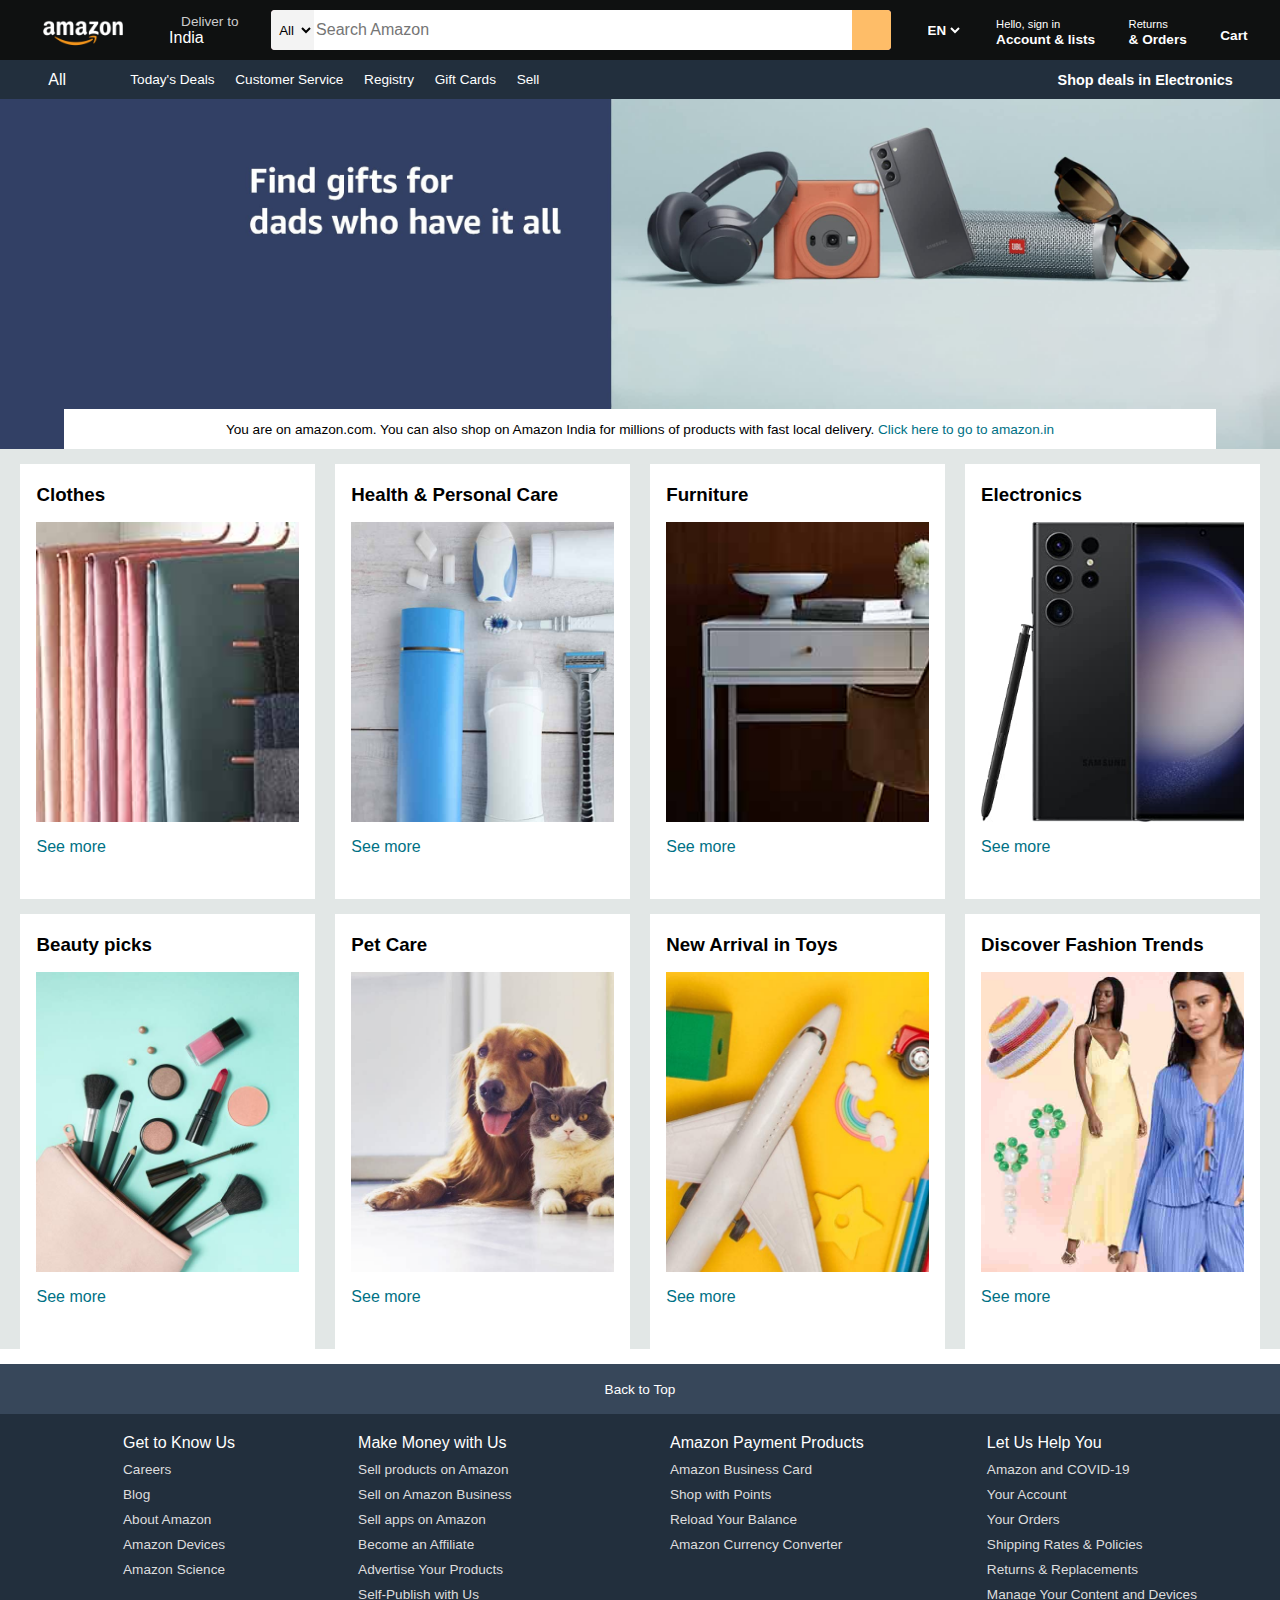
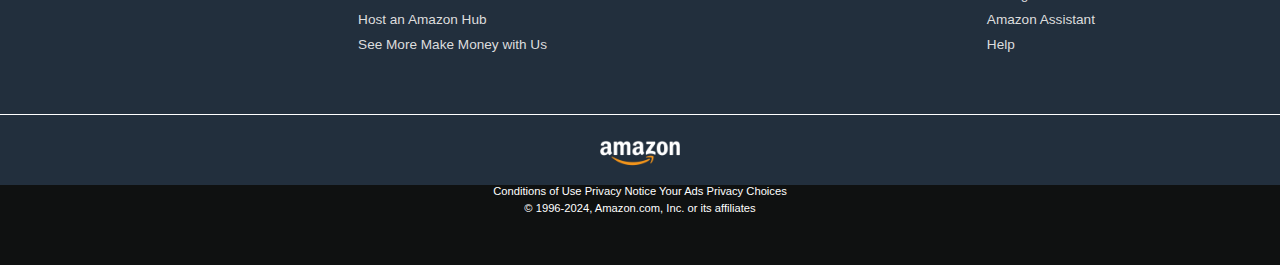
<file: Amazon/index.html>
<!DOCTYPE html>
<html lang="en">
<head>
    <meta charset="UTF-8">
    <meta http-equiv="X-UA-Compatible" content="IE=edge">
    <meta name="viewport" content="width=device-width, initial-scale=1.0">
    <title>Document</title>
    <link rel="stylesheet" href="https://cdnjs.cloudflare.com/ajax/libs/font-awesome/6.5.1/css/all.min.css" integrity="sha512-DTOQO9RWCH3ppGqcWaEA1BIZOC6xxalwEsw9c2QQeAIftl+Vegovlnee1c9QX4TctnWMn13TZye+giMm8e2LwA==" crossorigin="anonymous" referrerpolicy="no-referrer" />
    <link rel="stylesheet" href="/Amazon/style.css">
</head>
<body>
    <header>
        <div class="navbar">
            <div class="nav-logo border">
                <div class="logo"></div>

            </div>
            <div class="nav-address border">
                <p class="add-first">Deliver to</p> 
                <div class="add-icon">
                    <i class="fa fa-light fa-location-dot"></i>
                    <p class="add-second">India</p>
                </div>

            </div> 

            <div class="nav-search">
                <select class="search-select" > 
                      <option >All</option>
                </select>
                <input type="text" placeholder="Search Amazon" class="search-input">

                <div class="search-icon">
                    <i class="fa-solid fa-magnifying-glass"></i>
                </div>
            </div>

            <div class="nav-lang border">
                <i class="fa-solid fa-flag-usa"></i>
                <select class="lang-select">     
                    <option>
                        EN
                    </option>
                </select>
            </div>

            <div class="nav-signin border">
                <p><span>Hello, sign in</span></p>
                <p class="nav-sec">Account & lists</p>
            </div>
            <div class="nav-return border">
                <p><span>Returns</span></p>
                <p class="nav-sec">& Orders</p>
            </div>
           
            <div class="nav-cart border" >
                <i class="fa-solid fa-cart-shopping"></i>
                Cart
            </div>
        </div>
        
        <div class="panel">
            <div class="panel-all border">
                <i class="fa-solid fa-bars"></i>
                All
            </div>
            <div class="panel-ops">
                <a href="#" class="border">Today's Deals</a>
                <a href="#" class="border">Customer Service</a>
                <a href="#" class="border">Registry</a>
                <a href="#" class="border">Gift Cards</a>
                <a href="#" class="border">Sell</a>
            </div>

            <div class="panel-deals">
                Shop deals in Electronics
            </div>
        </div>

        <div class="hero-section">
            <div class="hero-msg">
                <p>You are on amazon.com. You can also shop on Amazon India for millions of products with fast local delivery. <a href="https://www.amazon.in/">Click here to go to amazon.in</a></p>
            </div>

        </div>
    </header>
    <div class="shop-section">
            <div class="box1 box">
                <div class="box-content">
                    <h3>Clothes</h3>
                    <div class="box-img" style="background-image: url('/Amazon/box1_image.jpg');"></div>
                    <a href="#" id="see-more">See more</a>
                </div>
            </div>
            <div class="box2 box">
                <div class="box-content">
                    <h3>Health & Personal Care</h3>
                    <div class="box-img" style="background-image: url('/Amazon/box2_image.jpg');"></div>
                    <a href="#" id="see-more">See more</a>
                </div>
            </div>
            <div class="box3 box">
                <div class="box-content">
                    <h3>Furniture</h3>
                    <div class="box-img" style="background-image: url('/Amazon/box3_image.jpg');"></div>
                    <a href="#" id="see-more">See more</a>
                </div>
            </div>
            <div class="box4 box">
                <div class="box-content">
                    <h3>Electronics</h3>
                    <div class="box-img" style="background-image: url('/Amazon/box4_image.jpg');"></div>
                    <a href="#" id="see-more">See more</a>
                </div>
            </div>
            <div class="box5 box">
                <div class="box-content">
                    <h3>Beauty picks</h3>
                    <div class="box-img" style="background-image: url('/Amazon/box5_image.jpg');"></div>
                    <a href="#" id="see-more">See more</a>
                </div>
            </div>
            <div class="box6 box">
                <div class="box-content">
                    <h3>Pet Care</h3>
                    <div class="box-img" style="background-image: url('/Amazon/box6_image.jpg');"></div>
                    <a href="#" id="see-more">See more</a>
                </div>
            </div>
            <div class="box7 box">
                <div class="box-content">
                    <h3>New Arrival in Toys</h3>
                    <div class="box-img" style="background-image: url('/Amazon/box7_image.jpg');"></div>
                    <a href="#" id="see-more">See more</a>
                </div>
            </div>
            <div class="box8 box">
                <div class="box-content">
                    <h3>Discover Fashion Trends</h3>
                    <div class="box-img" style="background-image: url('/Amazon/box8_image.jpg');"></div>
                    <a href="#" id="see-more">See more</a>
                </div>
            </div>
    </div>

    <footer>
        <div class="foot-panel1">
            Back to Top
        </div>

        <div class="foot-panel2">
            <ul>
                <p>Get to Know Us</p>
                <a href="#">Careers</a>
                <a href="#">Blog</a>
                <a href="#">About Amazon</a>
                <a href="#">Amazon Devices</a>
                <a href="#">Amazon Science</a>
            </ul>
            <ul>
                <p>Make Money with Us</p>
                <a href="#">Sell products on Amazon</a>
                <a href="#">Sell on Amazon Business</a>
                <a href="#">Sell apps on Amazon</a>
                <a href="#">Become an Affiliate</a>
                <a href="#">Advertise Your Products</a>
                <a href="#">Self-Publish with Us</a>
                <a href="#">Host an Amazon Hub</a>
                <a href="#">See More Make Money with Us</a>
            </ul>
            <ul>
                <p>Amazon Payment Products</p>
                <a href="#">Amazon Business Card</a>
                <a href="#">Shop with Points</a>
                <a href="#">Reload Your Balance</a>
                <a href="#">Amazon Currency Converter</a>
            </ul>
            <ul>
                <p>Let Us Help You</p>
                <a href="#">Amazon and COVID-19</a>
                <a href="#">Your Account</a>
                <a href="#">Your Orders</a>
                <a href="#">Shipping Rates & Policies</a>
                <a href="#">Returns & Replacements</a>
                <a href="#">Manage Your Content and Devices</a>
                <a href="#">Amazon Assistant</a>
                <a href="#">Help</a>
            </ul>
            

        </div>

        <div class="foot-panel3">
            <div class="logo"></div>
        </div>

        <div class="foot-panel4">
            <div class="pages">
            <a href="#" >Conditions of Use</a>
            <a href="#">Privacy Notice</a>
            <a href="#">Your Ads Privacy Choices</a>
            </div>
            <div class="copywrt">
                © 1996-2024, Amazon.com, Inc. or its affiliates
            </div>
        </div>
        
    </footer>
    
</body>
</html>
</file>
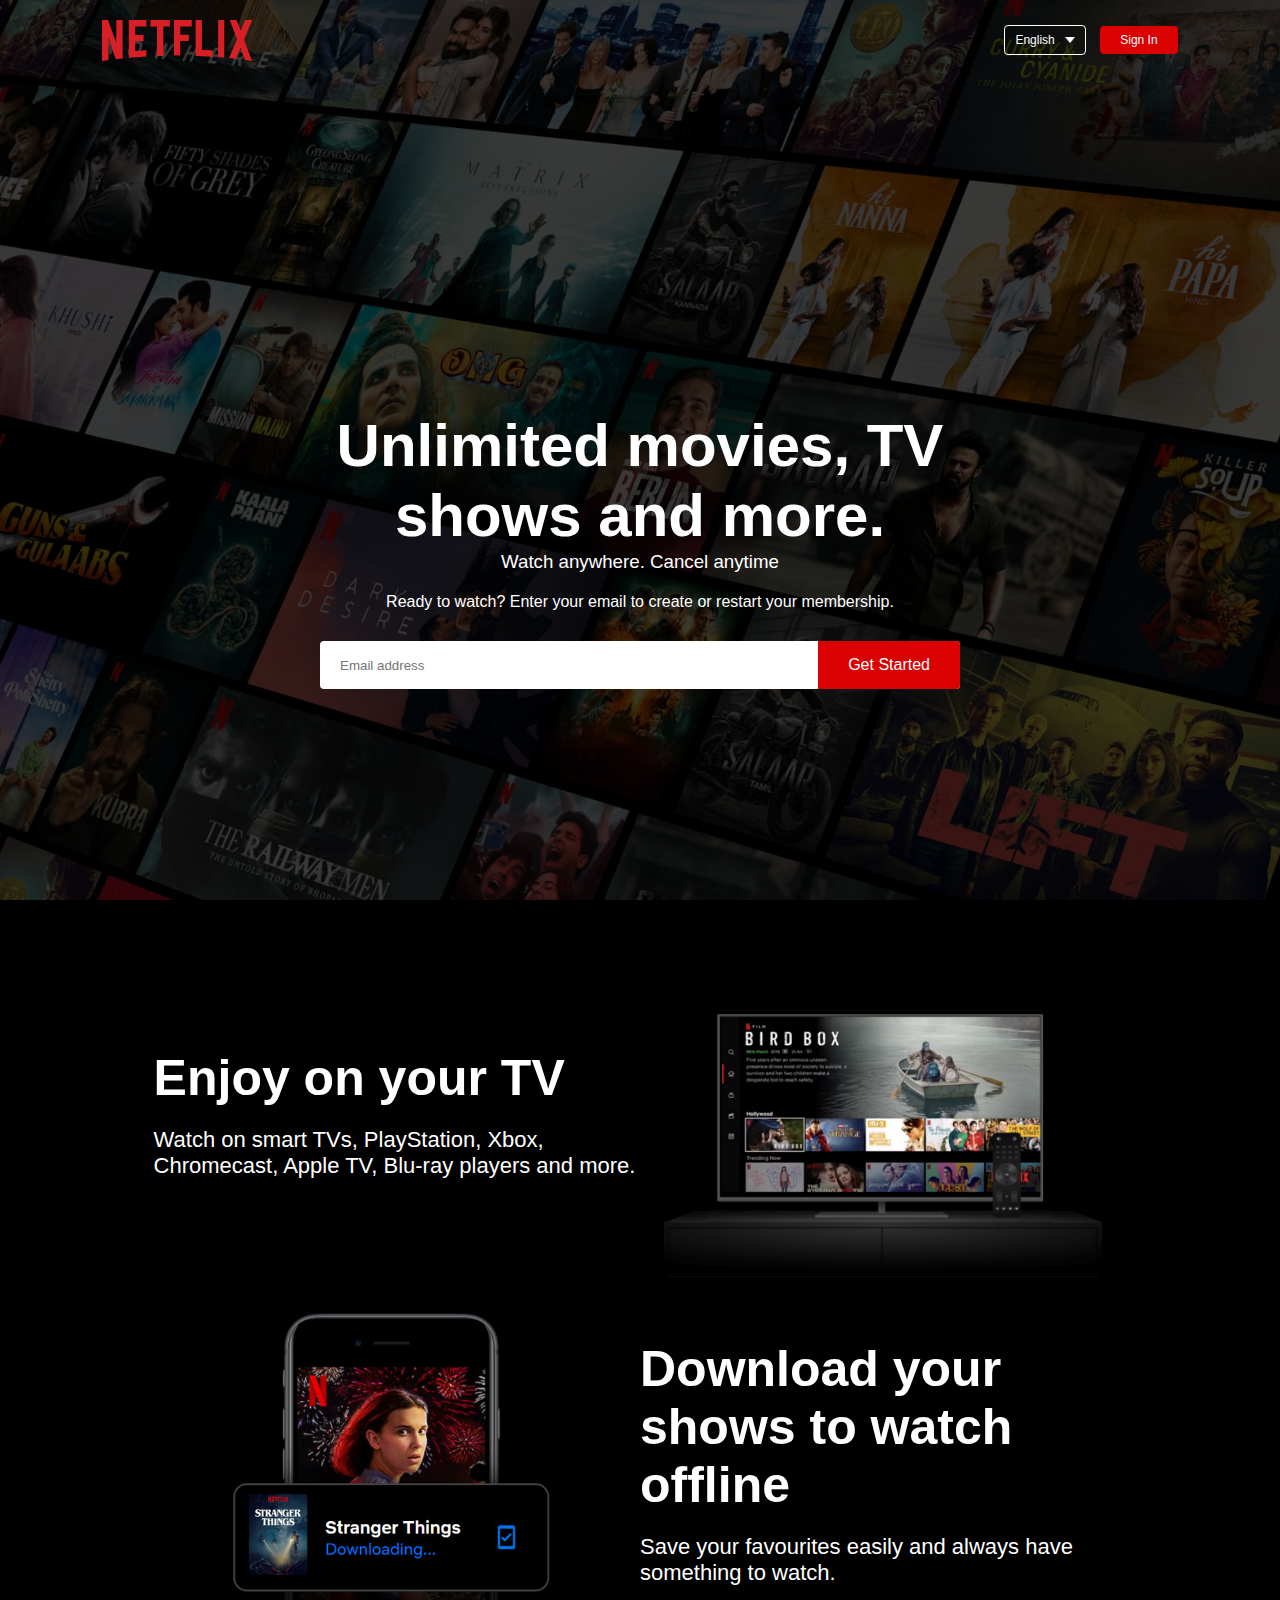
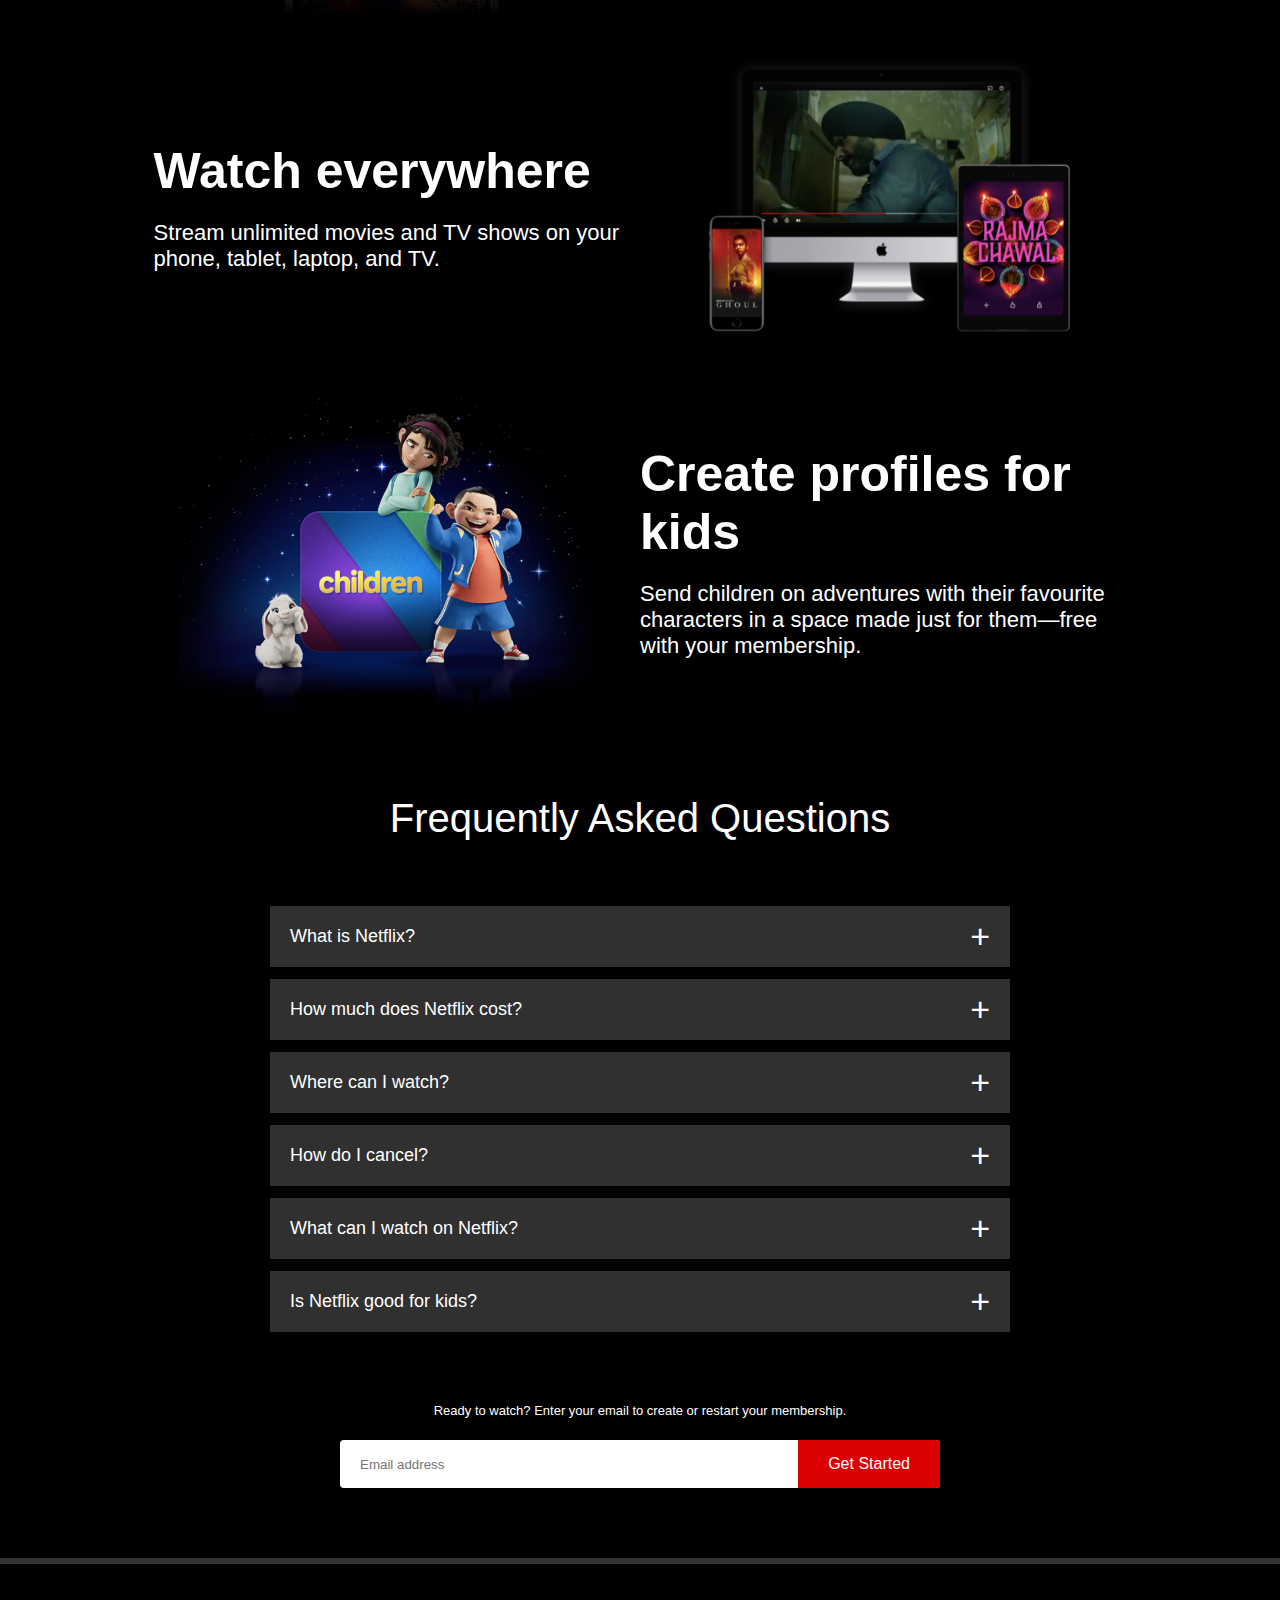
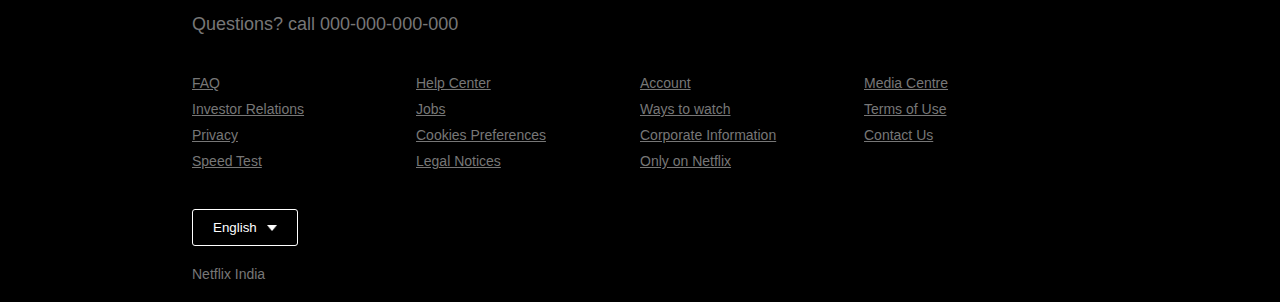
<file: Netflix/index.html>
<!DOCTYPE html>
<html lang="en">
<head>
    <meta charset="UTF-8">
    <meta http-equiv="X-UA-Compatible" content="IE=edge">
    <meta name="viewport" content="width=device-width, initial-scale=1.0">
    <title>Netflix</title>
    <link rel="stylesheet" href="style.css">
</head>
<body>
    <div class="header">
        <nav>
            <img src="logo.png" class="logo">
            <div>
                <button class="lang">English <img src="down-icon.png"></button>
                <button>Sign In</button>
            </div>
        </nav>
        <div class="header-content">
            <h1>Unlimited movies, TV shows and more.</h1>
            <h3>Watch anywhere. Cancel anytime</h3>
            <p>Ready to watch? Enter your email to create or restart your membership.</p>
            <form class="email">
                <input type="email" placeholder="Email address" required>
                <button type="submit">Get Started</button>
            </form>
        </div>
    </div>
<!--feature 1-->
    <div class="features">
        <div class="row">
            <div class="text-col">
                <h2>Enjoy on your TV</h2>
                <p>Watch on smart TVs, PlayStation, Xbox, Chromecast, Apple TV, Blu-ray players and more.</p>
        
            </div>

            <div class="img-col">
                <img src="feature-1.png" >
            </div>
        </div>
    
<!--feature 2-->

        <div class="row">

            <div class="img-col">
                <img src="feature-2.png" >
            </div>

            <div class="text-col">
                <h2>Download your shows to watch offline</h2>
                <p>Save your favourites easily and always have something to watch.</p>
        
            </div>
            
        </div>

<!--feature 3-->

        <div class="row">
            <div class="text-col">
                <h2>Watch everywhere</h2>
                <p>Stream unlimited movies and TV shows on your phone, tablet, laptop, and TV.</p>
        
            </div>

            <div class="img-col">
                <img src="feature-3.png" >
            </div>
        </div>

<!--feature 4-->

        <div class="row">
            <div class="img-col">
                <img src="feature-4.png" >
            </div>

            <div class="text-col">
                <h2>Create profiles for kids</h2>
                <p>Send children on adventures with their favourite characters in a space made just for them—free with your membership.</p>
        
            </div>
            
        </div>

    </div>
    <div class="faq">
        <h2>Frequently Asked Questions</h2>
        <ul class="accordion">
            <li >
                <input type="radio" name="accordion" id="first" >
                <label for="first" class="border">What is Netflix?</label>
                <div class="content">
                    <p>
                        Netflix is a streaming service that offers a wide variety of award-winning TV shows, movies, anime, documentaries and more – on thousands of internet-connected devices.

                        You can watch as much as you want, whenever you want, without a single ad – all for one low monthly price. There's always something new to discover, and new TV shows and movies are added every week!
                    </p>
                </div>
            </li>

            <li >
                <input type="radio" name="accordion" id="second" >
                <label for="second" class="border">How much does Netflix cost?</label>
                <div class="content">
                    <p>
                        Watch Netflix on your smartphone, tablet, Smart TV, laptop, or streaming device, all for one fixed monthly fee. Plans range from ₹149 to ₹649 a month. No extra costs, no contracts.
                    </p>
                </div>
            </li>

            <li >
                <input type="radio" name="accordion" id="third" >
                <label for="third" class="border">Where can I watch?</label>
                <div class="content">
                    <p>
                        Watch anywhere, anytime. Sign in with your Netflix account to watch instantly on the web at netflix.com from your personal computer or on any internet-connected device that offers the Netflix app, including smart TVs, smartphones, tablets, streaming media players and game consoles.

                        You can also download your favourite shows with the iOS, Android, or Windows 10 app. Use downloads to watch while you're on the go and without an internet connection. Take Netflix with you anywhere.
                    </p>
                </div>
            </li>

            <li >
                <input type="radio" name="accordion" id="fourth" >
                <label for="fourth" class="border">How do I cancel?</label>
                <div class="content">
                    <p>
                        Netflix is flexible. There are no annoying contracts and no commitments. You can easily cancel your account online in two clicks. There are no cancellation fees – start or stop your account anytime.
                    </p>
                </div>
            </li>

            <li >
                <input type="radio" name="accordion" id="fifth" >
                <label for="fifth" class="border">What can I watch on Netflix?</label>
                <div class="content">
                    <p>Netflix has an extensive library of feature films, documentaries, TV shows, anime, award-winning Netflix originals, and more. Watch as much as you want, anytime you want.

                    </p>
                </div>
            </li>

            
            <li >
                <input type="radio" name="accordion" id="sixth" >
                <label for="sixth" class="border">Is Netflix good for kids?</label>
                <div class="content">
                    <p>
                        The Netflix Kids experience is included in your membership to give parents control while kids enjoy family-friendly TV shows and films in their own space.

                        Kids profiles come with PIN-protected parental controls that let you restrict the maturity rating of content kids can watch and block specific titles you don’t want kids to see.
                    </p>
                </div>
            </li>

        </ul>

        <small>
            Ready to watch? Enter your email to create or restart your membership.
        </small>
        <form class="email">
            <input type="email" placeholder="Email address" required>
            <button type="submit">Get Started</button>
        </form>

    </div>

    <div class="footer">
        <h2>Questions? call 000-000-000-000</h2>

        <div class="row">
                <div class="col">
                    <a href="#">FAQ</a>
                    <a href="#">Investor Relations</a>
                    <a href="#">Privacy</a>
                    <a href="#">Speed Test</a>
                </div>

                <div class="col">
                    <a href="#">Help Center</a>
                    <a href="#">Jobs</a>
                    <a href="#">Cookies Preferences</a>
                    <a href="#">Legal Notices</a>
                </div>

                <div class="col">
                    <a href="#">Account</a>
                    <a href="#">Ways to watch</a>
                    <a href="#">Corporate Information</a>
                    <a href="#">Only on Netflix</a>
                </div>

                <div class="col">
                    <a href="#">Media Centre</a>
                    <a href="#">Terms of Use</a>
                    <a href="#">Contact Us</a>
                </div>
        </div>
        <button class="lang">English <img src="down-icon.png"></button>
        <p class="copyright-txt">Netflix India</p>
    </div>
</body>
</html>
</file>
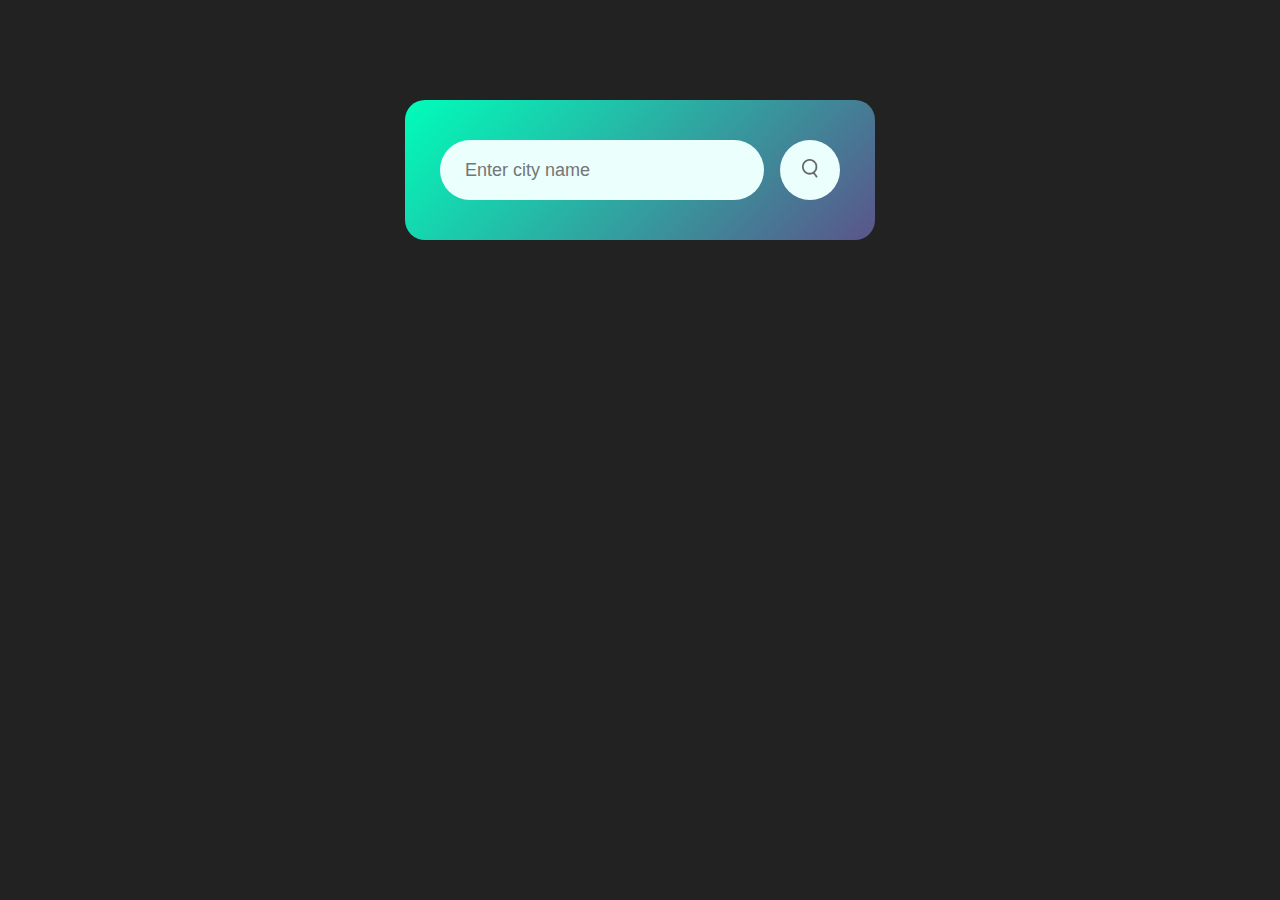
<file: Weather App/index.html>
<!doctype html>
<html lang="en">
  <head>
    <meta charset="utf-8">
    <meta name="viewport" content="width=device-width, initial-scale=1">
    <title>Weather</title>
    <link rel="stylesheet" href="style.css">
  </head>
  <body>
    <div class="card">
        <div class="search">
            <input type="text" placeholder="Enter city name" spellcheck="false">
            <button><img src="images/search.png"></button>
        </div>
        <div class="error">
          <p>Invalid city name</p>
        </div>
        <div class="weather">
          <img src="images/rain.png" class="weather-icon">
          <h1 class="temp">22°C</h1>
          <h2 class="city">New York</h2>
          <div class="details">
            <div class="col">
              <img src="images/humidity.png">
              <div>
                <p class="humidity">50%</p>
                <p>Humidity</p>
              </div>
            </div>
            <div class="col">
              <img src="images/wind.png">
              <div>
                <p class="wind">15 km/h</p>
                <p>Wind Speed</p>
              </div>
            </div>
          </div>
        </div>
    </div>

    <script>
      const apiKey = "e6f3c1e83a39ddef952030ceec728ede";
      const apiUrl = "https://api.openweathermap.org/data/2.5/weather?units=metric&q=";

      const searchBox = document.querySelector(".search input");
      const searchBtn = document.querySelector(".search button");
      const weatherIcon = document.querySelector(".weather-icon");

      async function checkWeather(city){
        const response = await fetch(apiUrl + city + `&appid=${apiKey}`);

        if(response.status == 404){
          document.querySelector(".error").style.display = "block";
          document.querySelector(".weather").style.display = "none";
        }
        else
        {
          var data = await response.json();

          document.querySelector(".city").innerHTML = data.name;
          document.querySelector(".temp").innerHTML = Math.round(data.main.temp) + "°C";
          document.querySelector(".humidity").innerHTML = data.main.humidity + "%";
          document.querySelector(".wind").innerHTML = data.wind.speed + " km/h";

          if(data.weather[0].main == "Clouds"){
              weatherIcon.src = "images/clouds.png";
          }
          else if(data.weather[0].main == "Clear"){
              weatherIcon.src = "images/clear.png";
          }
          else if(data.weather[0].main == "Rain"){
              weatherIcon.src = "images/rain.png";
          }
          else if(data.weather[0].main == "Drizzle"){
              weatherIcon.src = "images/drizzle.png";
          }
          else if(data.weather[0].main == "Mist"){
              weatherIcon.src = "images/mist.png";
          }

          document.querySelector(".weather").style.display = "block";
          document.querySelector(".error").style.display = "none";
        }

        
      }

      searchBtn.addEventListener("click",()=>{
        checkWeather(searchBox.value);
      }) 

      
    </script>
    
  </body>
</html>
</file>
<file: Amazon/style.css>
*{
    margin: 0;
    font-family: Arial;
    border: border-box;

}
.navbar{
    height: 60px;
    background-color: #0F1111;
    color: white;
    display: flex;
    align-items: center;
    justify-content: space-evenly;
}
.nav-logo{
    height: 50px;
    width: 100px;
}
.logo{
    background-image: url("/Amazon/amazon_logo.png");
    background-size: cover ;
    height: 50px;
    width: 100%;
}
.border{
      border: 1.5px solid transparent;

}
.border:hover{
    border: 1.5px solid white;
}

/** box2**/
.add-first{
    color: #cccccc;
    font-size: 0.85rem;
    margin-left: 15px;

}
.add-second{
    font-size: 1rem;
    margin-left: 3px;
}
.add-icon{
    display: flex;
    align-items: center; 
}

/* box3*/
.nav-search{
    display: flex;
    justify-content: space-evenly;
    background-color: pink;
    width: 620px;
    height: 40px;
    border-radius: 4px;
}

.search-select{
    background-color: #f3f3f3;
    width: 50px;
    text-align: center;
    border-top-left-radius: 4px; 
    border-bottom-left-radius: 4px;
    border: none;
}

.search-input{
    width: 100%;
    font-size: 1rem;
    border: none;
}

.search-icon{
    width: 45px;
    display: flex;
    justify-content: center;
    align-items: center;
    font-size: 1.2rem;
    background-color:#febd68 ;
    border-top-right-radius: 4px; 
    border-bottom-right-radius: 4px;
    color: #0F1111;
}
.nav-search:hover{
    border: 2px solid #febd68;
}

/* language selector box*/
.lang-select{
    background-color: #0F1111;
    color: white;
    font-weight: 700;
    border: none;
}

/* box 4 */
span{
    font-size:  0.7rem; 
}
.nav-sec{
    font-size: 0.85rem;
    font-weight: 700;
}

/* box 6 */
.nav-cart i{
    font-size: 30px;
}
.nav-cart{
    font-size: 0.85rem;
    font-weight: 700;
}

/* panel */
.panel{
    height: 39px;
    background-color: #222f3d;
    display: flex;
    color: white;
    align-items: center;
    justify-content: space-evenly;
}
.panel-all{
    margin-left: 0;
}

.panel-ops a{
    text-decoration: none;
    color: white;
    margin-left: 15px;
    
}
.panel-ops{
    width: 70%;
    font-size: 0.85rem;

}

.panel-deals{
    font-size: 0.9rem;
    font-weight: 700;
}

/* hero section */
.hero-section{
    background-image: url("/Amazon/hero_image.jpg");
    background-size: cover;
    height: 350px;
    display: flex;
    justify-content: center;
    align-items: flex-end;

}

.hero-msg{
    background-color: white;
    color: black;
    height: 40px;
    display: flex;
    align-items: center;
    justify-content: center;
    font-size: 0.85rem;
    width: 90%;
}
.hero-msg a{
    text-decoration: none;
    color: #007185;
}

/* shop section*/

.shop-section{
    display: flex;
    flex-wrap: wrap ;
    justify-content: space-evenly;
    background-color: #e2e7e6;
}
.box{
    height:400px;
    /* border: 2px solid black; */
    width: 23%;
    background-color: white;
    padding: 20px 0px 15px;
    margin-top: 15px;
}

.box-img{
    height: 300px;
    background-size: cover;
    margin-top: 1rem;
    margin-bottom: 1rem;
}

.box-content{
    margin-left: 1rem;
    margin-right: 1rem;
}

#see-more{
    text-decoration: none;
    color: #007185;
}

/* footer*/

footer{
    margin-top: 15px;
}

.foot-panel1{
    background-color: #37475a ;
    color: white;
    height: 50px;
    display: flex;
    justify-content: center;
    align-items: center;
    font-size: 0.85rem;

}

.foot-panel2{
    background-color: #222f3d;
    color: white;
    height: 300px;
    display: flex;
    justify-content: space-evenly;
}

ul{
    margin-top: 20px;
}

ul a{
    display: block;
    color: #dddddd;
    font-size: 0.85rem;
    text-decoration: none;
    margin-top: 10px;

}
ul a:hover{
    text-decoration: underline;
}

.foot-panel3{
    background-color: #222f3d;
    color: white;
    border-top: 0.5px solid white;
    height: 70px;
    display: flex;
    justify-content: center;
    align-items: center;
}

.logo{
    background-image: url("/Amazon/amazon_logo.png");
    background-size: cover;
    height: 50px;
    width: 100px;
}

.foot-panel4{
    background-color: #0F1111;
    color: white;
    height:80px;
    font-size: 0.7rem  ;
    text-align: center;
}

.pages a{
    color: white;
    text-decoration: none;
    padding-top: 25px;
}

.copywrt{
    padding-top: 5px;
}
</file>
<file: Netflix/style.css>
*{
    margin: 0;
    padding: 0;
    font-family: 'Poppins', sans-serif;
    box-sizing: border-box;
}
body{
    background:#000;
    color: #fff;     
}

.header{
    width: 100%;
    height: 100vh;
    background-image: linear-gradient(rgba(0,0,0,0.7),rgba(0,0,0,0.7)),url(header-image2.jpg);
    background-size: cover;
    background-position: center;
    padding: 10px 8%;
    position: relative;
}

nav{
    display: flex;
    align-items: center;
    justify-content: space-between;
    padding: 10px 0;
}

.logo{
     width: 150px;
     cursor: pointer;
}

nav button{
    border: 0;
    outline: 0;
    background: #db0001;
    color: #fff;
    padding: 7px 20px ;
    font-size: 12px;
    border-radius: 4px;
    margin-left: 10px;
    cursor: pointer;
}

.lang{
    display: inline-flex;
    align-items: center;
    background: transparent;
    border: 1px solid white;
    padding : 7px 10px;
}

.lang img{
     width: 10px;
     margin-left: 10px ;
}

.header-content{
    position: absolute;
    top: 50%;
    left: 50%;
    transform: translate(-50%,-50%);
    text-align: center;
    margin-top: 100px;
}

.header-content h1{
    font-size: 60px;
    line-height: 70px;
    font-weight: 600;
    max-width: 650px ;
}

.header-content h3{
    font-weight: 400;
    margin-bottom: 20px;
}

.email{
    background: white ;
    border-radius: 4px;
    display: flex;
    align-items: center;
    margin-top: 30px;
    overflow: hidden ;
}

.email input{
    flex: 1;
    border: 0;
    outline: 0;
    margin-left: 20px;
}

.email button{
    background: #db0001;
    border: 0;
    outline: 0;
    color: white;
    font-size: 16px;
    cursor: pointer;
    padding: 15px 30px;
}

/* features*/
.features{
     padding: 50px 12%;
     font-size: 22px;

}

.features h2{
    font-size: 50px;
    font-weight: 600;
    margin-bottom: 20px;
}

.row{
    display: flex;
    width: 100%;
    align-items: center;
    flex-wrap: wrap;
    padding: 50px, 0;
}

.text-col{
    flex-basis: 50%;
    margin-bottom: 20px;
}

.img-col{
    flex-basis: 50%;
    margin-bottom: 20px;
}

.img-col img{
    display: block;
    width: 90%;
    margin: auto;
}

/*faq*/
.faq{
    padding: 10px 12%;
    text-align: center;
    font-size: 18px;
}
.faq h2{
    font-weight: 500;
    font-size: 40px;
}

.accordion{
    margin: 60px auto;
    width: 100%;
    max-width: 750px;
}

.accordion li{
    list-style: none;
    width: 100%;
    padding: 5px;
}

.accordion li label{
    display: flex;
    align-items: center;
    padding: 20px;
    font-size: 18px;
    font-weight: 500;
    background: #303030;
    margin-bottom: 2px;
    cursor: pointer;
    position: relative;
}

label::after{
    content: '+';
    font-size: 34px;
    position: absolute;
    right: 20px;
    transition: transform 0.5s;
}

input[type="radio"]{
    display: none;
}

.accordion .content{
    background: #303030;
    text-align: left;
    padding: 0 20px;
    max-height: 0;
    overflow: hidden;
    transition: max-height 0.5s, padding 0.5s;
}  

.accordion input[type="radio"]:checked + label + .content
{
    max-height: 600px;
    padding: 30px 20px;
}

.accordion input[type="radio"]:checked + label::after{
    transform:rotate(135deg);
}

.faq .email{
    max-width: 600px;
    margin: 20px auto 60px;
}

.faq small{
    font-size: 13px;
}

.faq .border:hover{
    background-color: #777;
}

/* footer */ 

.footer{
    padding: 50px 15% 10px;
    border-top: 6px solid #333 ;
    color: #777 ;
}

.footer h2{
    font-size: 18px;
    font-weight: 400;
    margin-bottom: 30px;
}

.footer .col{
    flex-basis: 25%;
    flex-grow: 1;
    margin-bottom: 20px;
}
.col a{
    display: block;
    color: #777;
    font-size: 14px;
    margin-bottom: 10px;
}

.footer .row{
    align-items: flex-start;
    padding: 10px 0;
}

.footer .lang{
    color: white;
    padding: 10px 20px;
    border-radius: 3px ;
}

.copyright-txt{
    font-size: 14px;
    margin-top: 20px;
    margin-bottom: 10px;
}

/* media queries */

@media only screen and (max-width:600px){
    .logo{
        width: 100px;
    }
    nav button{
        padding: 5px 10px;
    }
    nav .lang{
        padding: 4px 8px;
    }
    .header-content{
        position: unset;
        transform: none;
        padding-top: 150px;
    }
    .header-content h1{
        font-size: 30px;
    }
    .email button{
        font-size: 12px;
        padding: 10px 15px;
    }

    .text-col, .img-col{
        flex-basis: 100%;
    }
    .features h2{
        font-size: 30px;
    }
    .features p{
        font-size: 15px;
    }

    .row:nth-child(2), .row:nth-child(4)
    {
        flex-direction: column-reverse;
    }

    .features .row{
        padding: 10px 0;
    }

    .faq h2{
        font-size: 20px;
    }

    .accordion .content{
        font-size: 14px;
    }

    .accordion li label{
        padding: 10px;
        font-size: 14px;
    }

    label::after{
        font-size: 22px;
    }
}
</file>
<file: Weather App/style.css>
*{
    margin: 0;
    padding: 0;
    font-family: 'Poppins', sans-serif;
    box-sizing: border-box;
}

body{
    background: #222;
}

.card{
    width: 90%;
    max-width: 470px;
    background: linear-gradient(135deg, #00feba,#5b548a);
    color: #fff;
    margin: 100px auto 0;
    border-radius: 20px;
    padding: 40px 35px;
    text-align: center;
}

.search{
    width: 100%;
    display: flex;
    align-items: center;
    justify-content: space-between;
}

.search input{
    border:0;
    outline:0;
    background: #ebfffc;
    color: #555;
    padding: 10px 25px;
    height: 60px;
    border-radius: 30px;
    flex: 1;
    margin-right: 16px;
    font-size: 18px;
}

.search button{
    border:0;
    outline:0;
    background: #ebfffc;
    border-radius: 50%;
    width: 60px;
    height: 60px;
    cursor: pointer;
}
.search button img{
    width: 16px;
}
.weather-icon{
    width: 170px;
    margin-top: 30px;
}
.weather h1{
    font-size: 80px;
    font-weight: 500;
}
.weather h1{
    font-size: 80px;
    font-weight: 500;
}
.weather h2{
    font-size: 45px;
    font-weight: 400;
    margin-top: -10px;
}
.details{
    display: flex;
    align-items: center;
    justify-content: space-between;
    padding: 0 20px;
    margin-top: 50px;
}
.col{
    display: 40px;
    align-items: center;
    text-align: left;
}
.col img{
    width: 40px;
    margin-right: 10px;
}
.humidity, .wind{ 
    font-size: 28px;
    margin-top: -6px;
}
.weather{
    display: none;
}
.error{
    text-align: left;
    margin-left: 10px;
    font-size: 14px;
    margin-top: 10px;
    display: none;
}
</file>
